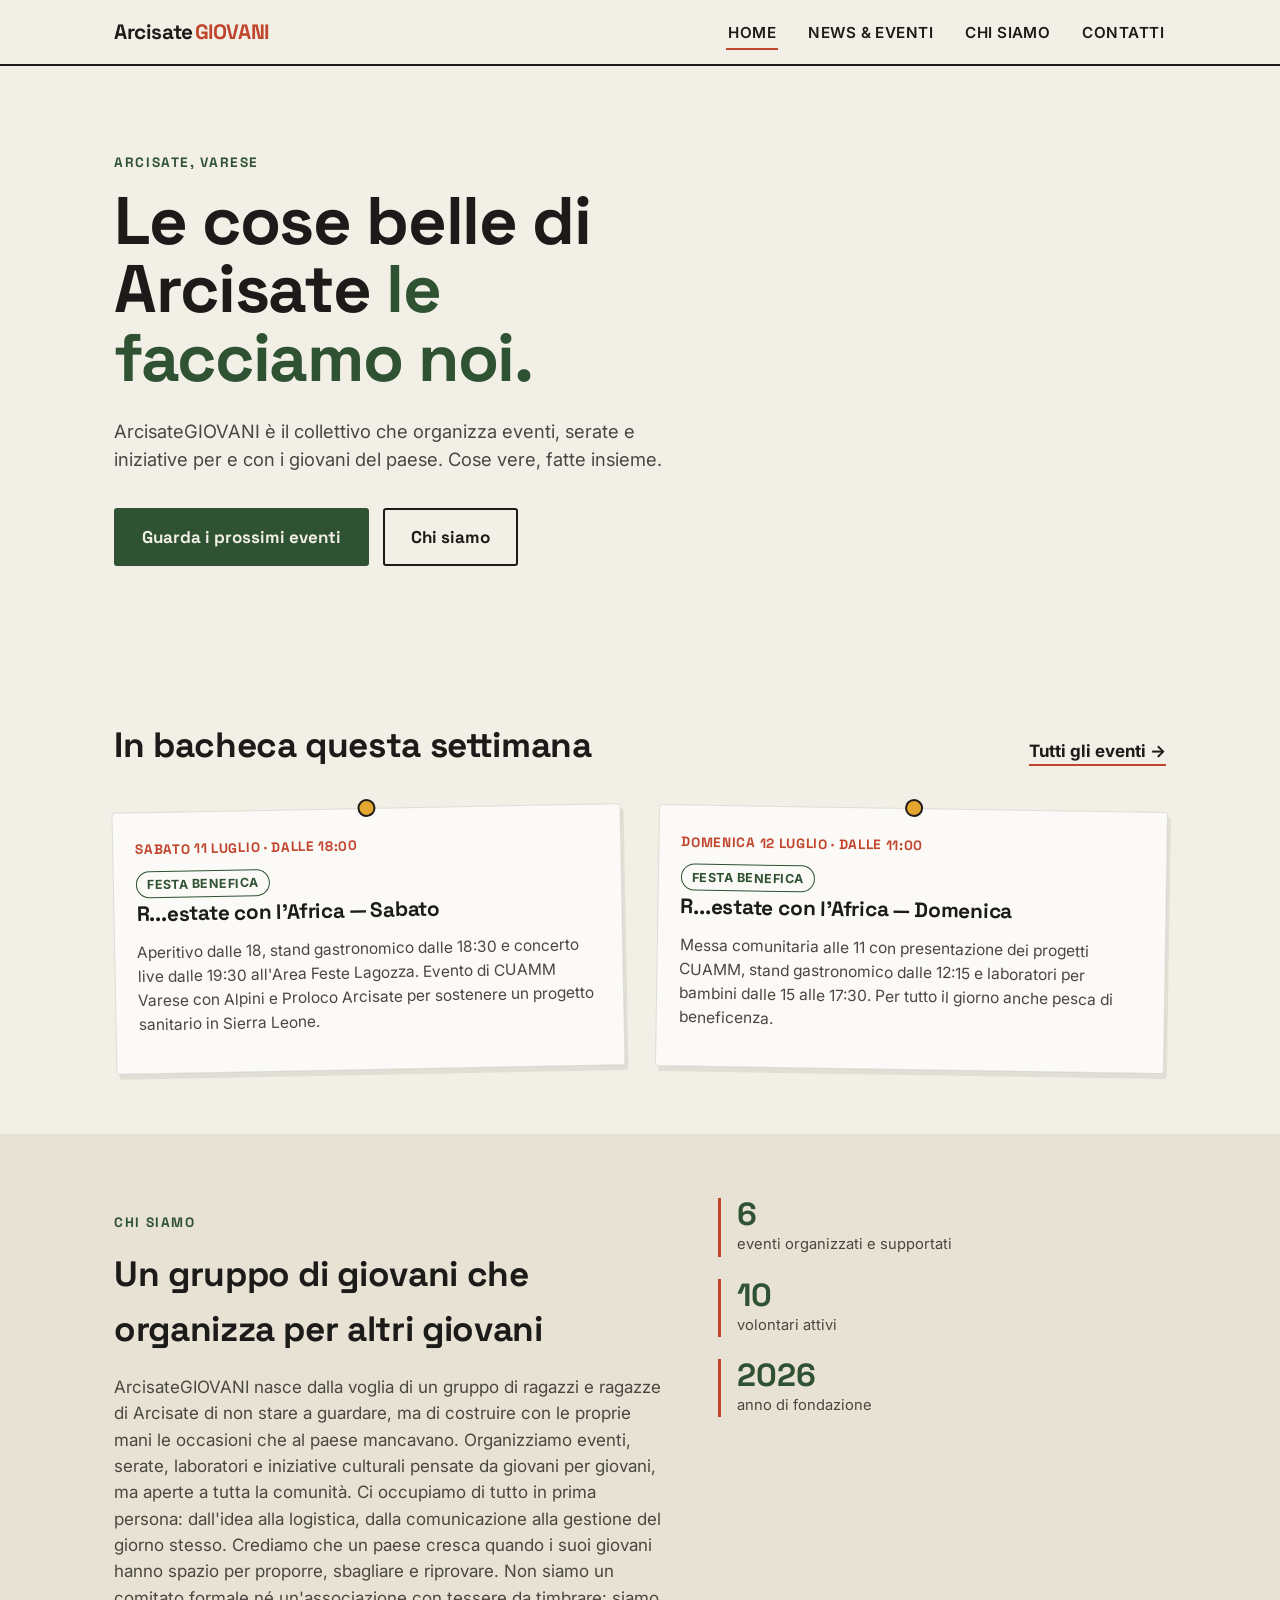
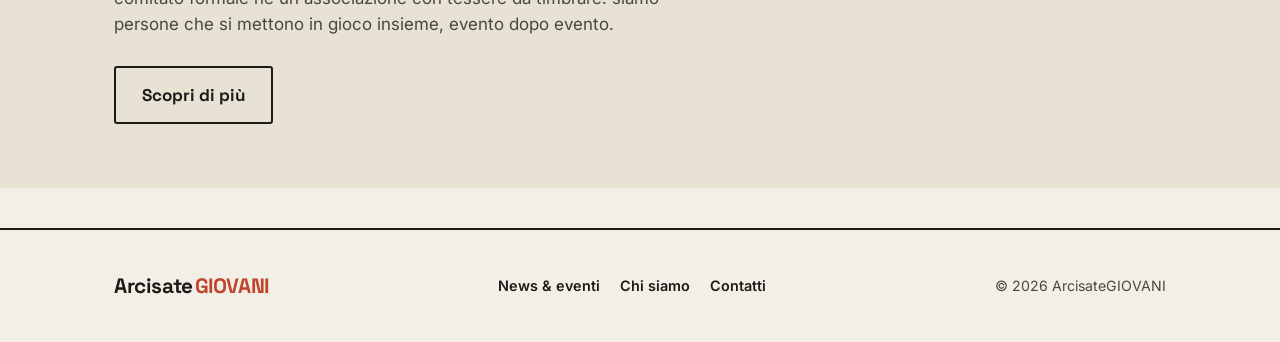
<file: index.html>
<!DOCTYPE html>
<html lang="it">
<head>
<meta charset="UTF-8">
<meta name="viewport" content="width=device-width, initial-scale=1.0">
<title>ArcisateGIOVANI — Associazione giovanile di Arcisate</title>
<meta name="description" content="ArcisateGIOVANI organizza eventi, iniziative culturali e attività per i giovani di Arcisate. Scopri i prossimi appuntamenti.">
<link rel="preconnect" href="https://fonts.googleapis.com">
<link href="https://fonts.googleapis.com/css2?family=Space+Grotesk:wght@500;700&family=Inter:wght@400;500;600&display=swap" rel="stylesheet">
<link rel="stylesheet" href="style.css">
</head>
<body>

<header class="site-header">
  <div class="wrap">
    <a href="index.html" class="logo">Arcisate<span>GIOVANI</span></a>
    <button class="nav-toggle" aria-expanded="false" aria-label="Apri menu">☰ Menu</button>
    <ul class="nav-links">
      <li><a href="index.html" aria-current="page">Home</a></li>
      <li><a href="blog.html">News & eventi</a></li>
      <li><a href="chi-siamo.html">Chi siamo</a></li>
      <li><a href="contatti.html">Contatti</a></li>
    </ul>
  </div>
</header>

<section class="hero">
  <div class="wrap">
    <p class="eyebrow">Arcisate, Varese</p>
    <h1>Le cose belle di Arcisate <em>le facciamo noi.</em></h1>
    <p class="lead">ArcisateGIOVANI è il collettivo che organizza eventi, serate e iniziative per e con i giovani del paese. Cose vere, fatte insieme.</p>
    <div class="btn-row">
      <a href="blog.html" class="btn btn-primary">Guarda i prossimi eventi</a>
      <a href="chi-siamo.html" class="btn btn-secondary">Chi siamo</a>
    </div>
  </div>
</section>

<section>
  <div class="wrap">
    <div class="section-head">
      <h2>In bacheca questa settimana</h2>
      <a href="blog.html" class="see-all">Tutti gli eventi →</a>
    </div>
    <div class="board">

<article class="flyer">
  <span class="pin"></span>
  <div class="date">Sabato 11 luglio · dalle 18:00</div>
  <span class="tag">Festa benefica</span>
  <h3>R...estate con l'Africa — Sabato</h3>
  <p>Aperitivo dalle 18, stand gastronomico dalle 18:30 e concerto live dalle 19:30 all'Area Feste Lagozza. Evento di CUAMM Varese con Alpini e Proloco Arcisate per sostenere un progetto sanitario in Sierra Leone.</p>
</article>

<article class="flyer">
  <span class="pin"></span>
  <div class="date">Domenica 12 luglio · dalle 11:00</div>
  <span class="tag">Festa benefica</span>
  <h3>R...estate con l'Africa — Domenica</h3>
  <p>Messa comunitaria alle 11 con presentazione dei progetti CUAMM, stand gastronomico dalle 12:15 e laboratori per bambini dalle 15 alle 17:30. Per tutto il giorno anche pesca di beneficenza.</p>
</article>
    

    </div>
  </div>
</section>

<section class="alt">
  <div class="wrap about-grid">
    <div>
      <p class="eyebrow" style="font-family:var(--display); text-transform:uppercase; letter-spacing:.12em; font-size:.85rem; color:var(--pine); font-weight:700; margin-bottom:14px;">Chi siamo</p>
      <h2 style="font-family:var(--display); font-size:clamp(1.6rem,3vw,2.2rem); margin:0 0 18px; letter-spacing:-0.01em;">Un gruppo di giovani che organizza per altri giovani</h2>
      <p style="color:var(--ink-soft); max-width:52ch; margin-bottom:28px;">ArcisateGIOVANI nasce dalla voglia di un gruppo di ragazzi e ragazze di Arcisate di non stare a guardare, ma di costruire con le proprie mani le occasioni che al paese mancavano. Organizziamo eventi, serate, laboratori e iniziative culturali pensate da giovani per giovani, ma aperte a tutta la comunità. Ci occupiamo di tutto in prima persona: dall'idea alla logistica, dalla comunicazione alla gestione del giorno stesso. Crediamo che un paese cresca quando i suoi giovani hanno spazio per proporre, sbagliare e riprovare. Non siamo un comitato formale né un'associazione con tessere da timbrare: siamo persone che si mettono in gioco insieme, evento dopo evento.</p>
      <a href="chi-siamo.html" class="btn btn-secondary">Scopri di più</a>
    </div>
    <ul class="stat-list">
      <li><span class="num">6</span><span class="label">eventi organizzati e supportati</span></li>
      <li><span class="num">10</span><span class="label">volontari attivi</span></li>
      <li><span class="num">2026</span><span class="label">anno di fondazione</span></li>
    </ul>
  </div>
</section>

<footer class="site-footer">
  <div class="wrap">
    <a href="index.html" class="logo">Arcisate<span>GIOVANI</span></a>
    <ul class="foot-nav">
      <li><a href="blog.html">News & eventi</a></li>
      <li><a href="chi-siamo.html">Chi siamo</a></li>
      <li><a href="contatti.html">Contatti</a></li>
    </ul>
    <small>© <span id="year"></span> ArcisateGIOVANI</small>
  </div>
</footer>

<script src="script.js"></script>
<script>document.getElementById('year').textContent = new Date().getFullYear();</script>
</body>
</html>
</file>
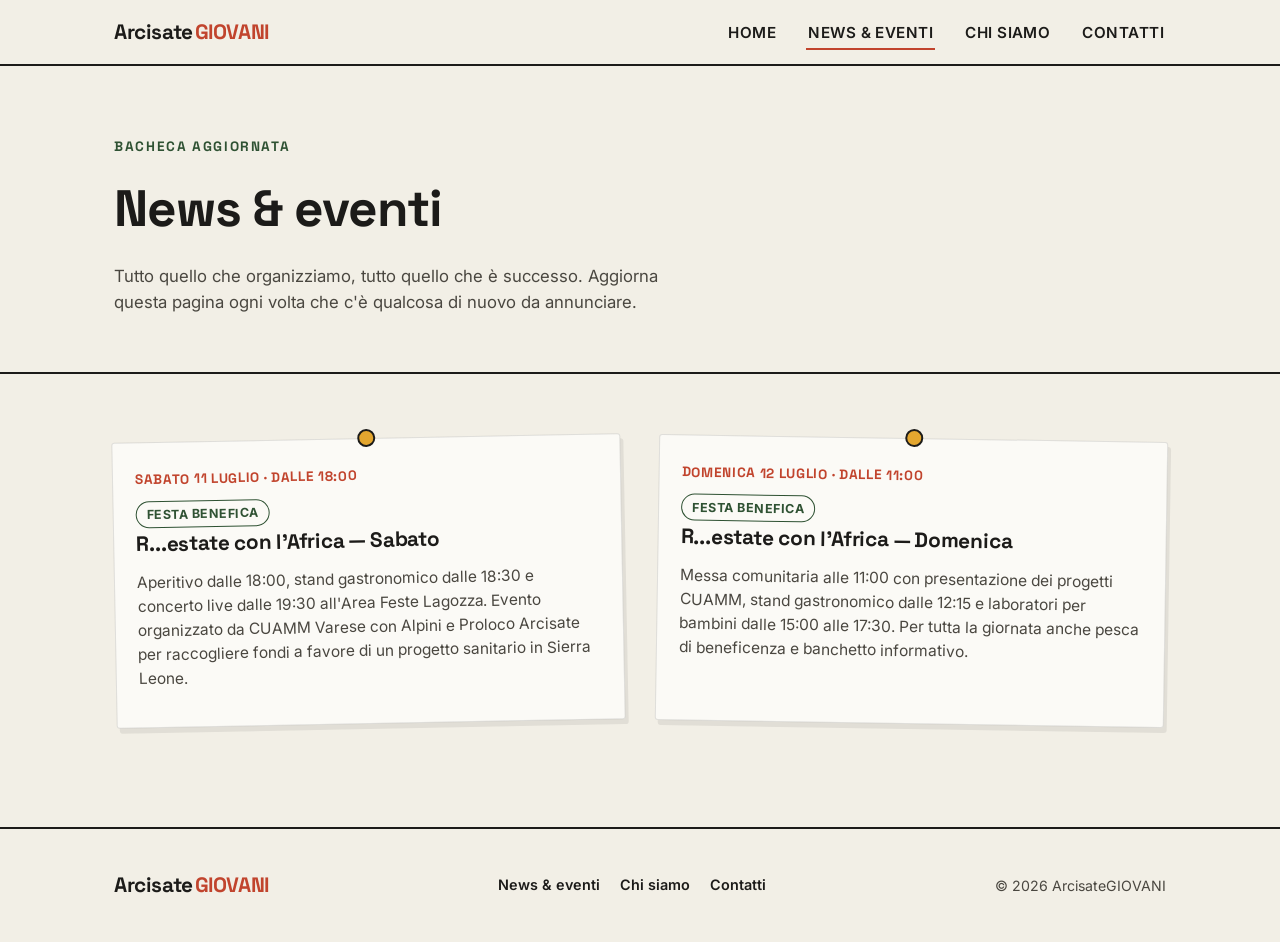
<file: blog.html>
<!DOCTYPE html>
<html lang="it">
<head>
<meta charset="UTF-8">
<meta name="viewport" content="width=device-width, initial-scale=1.0">
<title>News & eventi — ArcisateGIOVANI</title>
<meta name="description" content="Tutti gli eventi e le notizie di ArcisateGIOVANI.">
<link rel="preconnect" href="https://fonts.googleapis.com">
<link href="https://fonts.googleapis.com/css2?family=Space+Grotesk:wght@500;700&family=Inter:wght@400;500;600&display=swap" rel="stylesheet">
<link rel="stylesheet" href="style.css">
</head>
<body>

<header class="site-header">
  <div class="wrap">
    <a href="index.html" class="logo">Arcisate<span>GIOVANI</span></a>
    <button class="nav-toggle" aria-expanded="false" aria-label="Apri menu">☰ Menu</button>
    <ul class="nav-links">
      <li><a href="index.html">Home</a></li>
      <li><a href="blog.html" aria-current="page">News & eventi</a></li>
      <li><a href="chi-siamo.html">Chi siamo</a></li>
      <li><a href="contatti.html">Contatti</a></li>
    </ul>
  </div>
</header>

<div class="page-hero">
  <div class="wrap">
    <p class="eyebrow">Bacheca aggiornata</p>
    <h1>News & eventi</h1>
    <p>Tutto quello che organizziamo, tutto quello che è successo. Aggiorna questa pagina ogni volta che c'è qualcosa di nuovo da annunciare.</p>
  </div>
</div>

<section>
  <div class="wrap">
    <div class="board">

<article class="flyer">
  <span class="pin"></span>
  <div class="date">Sabato 11 luglio · dalle 18:00</div>
  <span class="tag">Festa benefica</span>
  <h3>R...estate con l'Africa — Sabato</h3>
  <p>Aperitivo dalle 18:00, stand gastronomico dalle 18:30 e concerto live dalle 19:30 all'Area Feste Lagozza. Evento organizzato da CUAMM Varese con Alpini e Proloco Arcisate per raccogliere fondi a favore di un progetto sanitario in Sierra Leone.</p>
</article>

<article class="flyer">
  <span class="pin"></span>
  <div class="date">Domenica 12 luglio · dalle 11:00</div>
  <span class="tag">Festa benefica</span>
  <h3>R...estate con l'Africa — Domenica</h3>
  <p>Messa comunitaria alle 11:00 con presentazione dei progetti CUAMM, stand gastronomico dalle 12:15 e laboratori per bambini dalle 15:00 alle 17:30. Per tutta la giornata anche pesca di beneficenza e banchetto informativo.</p>
</article>

    </div>
  </div>
</section>

<footer class="site-footer">
  <div class="wrap">
    <a href="index.html" class="logo">Arcisate<span>GIOVANI</span></a>
    <ul class="foot-nav">
      <li><a href="blog.html">News & eventi</a></li>
      <li><a href="chi-siamo.html">Chi siamo</a></li>
      <li><a href="contatti.html">Contatti</a></li>
    </ul>
    <small>© <span id="year"></span> ArcisateGIOVANI</small>
  </div>
</footer>

<script src="script.js"></script>
<script>document.getElementById('year').textContent = new Date().getFullYear();</script>
</body>
</html>
</file>
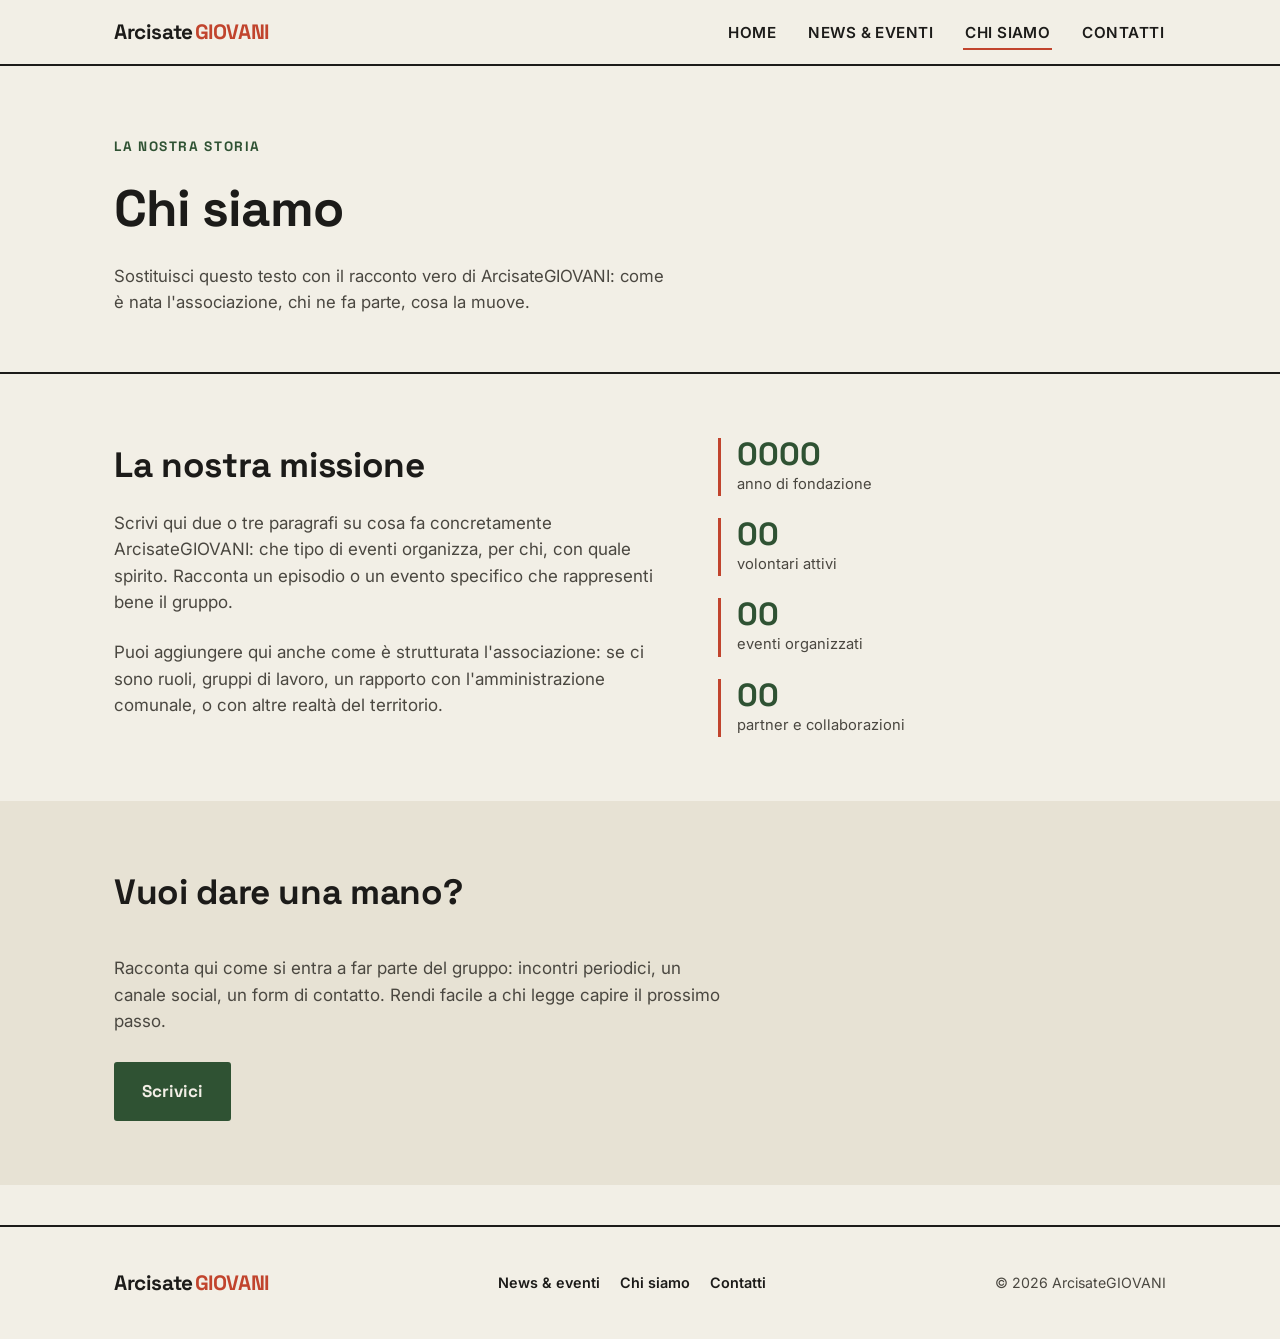
<file: chi-siamo.html>
<!DOCTYPE html>
<html lang="it">
<head>
<meta charset="UTF-8">
<meta name="viewport" content="width=device-width, initial-scale=1.0">
<title>Chi siamo — ArcisateGIOVANI</title>
<meta name="description" content="La storia e la missione di ArcisateGIOVANI.">
<link rel="preconnect" href="https://fonts.googleapis.com">
<link href="https://fonts.googleapis.com/css2?family=Space+Grotesk:wght@500;700&family=Inter:wght@400;500;600&display=swap" rel="stylesheet">
<link rel="stylesheet" href="style.css">
</head>
<body>

<header class="site-header">
  <div class="wrap">
    <a href="index.html" class="logo">Arcisate<span>GIOVANI</span></a>
    <button class="nav-toggle" aria-expanded="false" aria-label="Apri menu">☰ Menu</button>
    <ul class="nav-links">
      <li><a href="index.html">Home</a></li>
      <li><a href="blog.html">News & eventi</a></li>
      <li><a href="chi-siamo.html" aria-current="page">Chi siamo</a></li>
      <li><a href="contatti.html">Contatti</a></li>
    </ul>
  </div>
</header>

<div class="page-hero">
  <div class="wrap">
    <p class="eyebrow">La nostra storia</p>
    <h1>Chi siamo</h1>
    <p>Sostituisci questo testo con il racconto vero di ArcisateGIOVANI: come è nata l'associazione, chi ne fa parte, cosa la muove.</p>
  </div>
</div>

<section>
  <div class="wrap about-grid">
    <div>
      <h2 style="font-family:var(--display); font-size:clamp(1.6rem,3vw,2.2rem); margin:0 0 18px; letter-spacing:-0.01em;">La nostra missione</h2>
      <p style="color:var(--ink-soft); max-width:56ch; margin-bottom:24px;">Scrivi qui due o tre paragrafi su cosa fa concretamente ArcisateGIOVANI: che tipo di eventi organizza, per chi, con quale spirito. Racconta un episodio o un evento specifico che rappresenti bene il gruppo.</p>
      <p style="color:var(--ink-soft); max-width:56ch;">Puoi aggiungere qui anche come è strutturata l'associazione: se ci sono ruoli, gruppi di lavoro, un rapporto con l'amministrazione comunale, o con altre realtà del territorio.</p>
    </div>
    <ul class="stat-list">
      <li><span class="num">0000</span><span class="label">anno di fondazione</span></li>
      <li><span class="num">00</span><span class="label">volontari attivi</span></li>
      <li><span class="num">00</span><span class="label">eventi organizzati</span></li>
      <li><span class="num">00</span><span class="label">partner e collaborazioni</span></li>
    </ul>
  </div>
</section>

<section class="alt">
  <div class="wrap">
    <div class="section-head">
      <h2>Vuoi dare una mano?</h2>
    </div>
    <p style="color:var(--ink-soft); max-width:56ch; margin-bottom:28px;">Racconta qui come si entra a far parte del gruppo: incontri periodici, un canale social, un form di contatto. Rendi facile a chi legge capire il prossimo passo.</p>
    <a href="contatti.html" class="btn btn-primary">Scrivici</a>
  </div>
</section>

<footer class="site-footer">
  <div class="wrap">
    <a href="index.html" class="logo">Arcisate<span>GIOVANI</span></a>
    <ul class="foot-nav">
      <li><a href="blog.html">News & eventi</a></li>
      <li><a href="chi-siamo.html">Chi siamo</a></li>
      <li><a href="contatti.html">Contatti</a></li>
    </ul>
    <small>© <span id="year"></span> ArcisateGIOVANI</small>
  </div>
</footer>

<script src="script.js"></script>
<script>document.getElementById('year').textContent = new Date().getFullYear();</script>
</body>
</html>
</file>
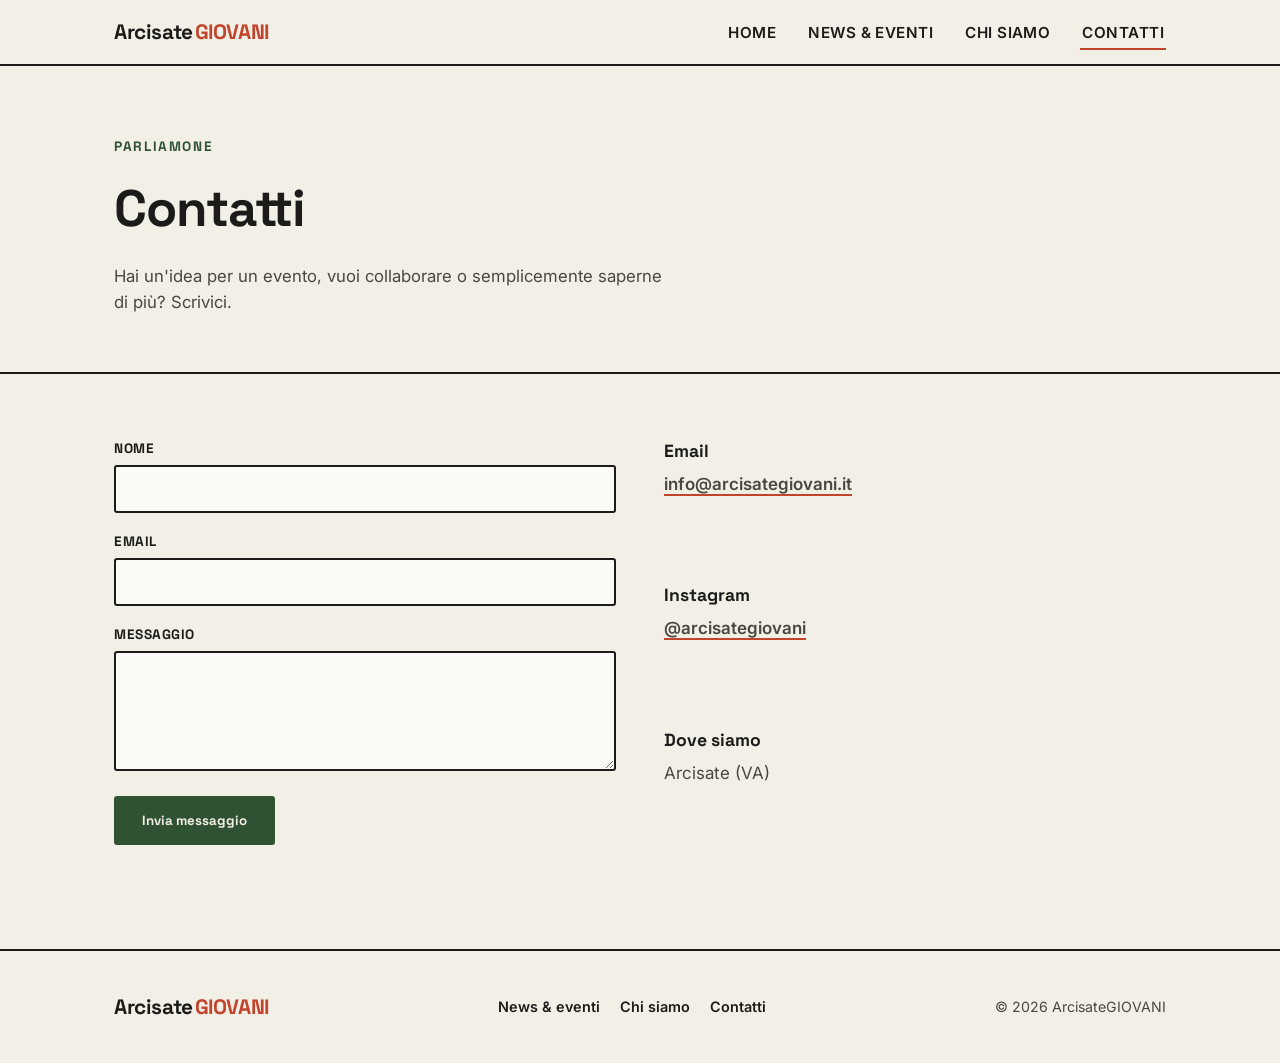
<file: contatti.html>
<!DOCTYPE html>
<html lang="it">
<head>
<meta charset="UTF-8">
<meta name="viewport" content="width=device-width, initial-scale=1.0">
<title>Contatti — ArcisateGIOVANI</title>
<meta name="description" content="Contatta ArcisateGIOVANI.">
<link rel="preconnect" href="https://fonts.googleapis.com">
<link href="https://fonts.googleapis.com/css2?family=Space+Grotesk:wght@500;700&family=Inter:wght@400;500;600&display=swap" rel="stylesheet">
<link rel="stylesheet" href="style.css">
</head>
<body>

<header class="site-header">
  <div class="wrap">
    <a href="index.html" class="logo">Arcisate<span>GIOVANI</span></a>
    <button class="nav-toggle" aria-expanded="false" aria-label="Apri menu">☰ Menu</button>
    <ul class="nav-links">
      <li><a href="index.html">Home</a></li>
      <li><a href="blog.html">News & eventi</a></li>
      <li><a href="chi-siamo.html">Chi siamo</a></li>
      <li><a href="contatti.html" aria-current="page">Contatti</a></li>
    </ul>
  </div>
</header>

<div class="page-hero">
  <div class="wrap">
    <p class="eyebrow">Parliamone</p>
    <h1>Contatti</h1>
    <p>Hai un'idea per un evento, vuoi collaborare o semplicemente saperne di più? Scrivici.</p>
  </div>
</div>

<section>
  <div class="wrap contact-grid">
    <div>
      <!--
        Nota per Manuele: GitHub Pages non gestisce l'invio del form (non ha un backend).
        Per far funzionare davvero questo form, collega un servizio gratuito come Formspree
        (formspree.io): basta cambiare l'action qui sotto con l'URL che ti forniscono.
        Nel frattempo il form è pronto e già impaginato.
      -->
      <form action="https://formspree.io/f/IL_TUO_ID" method="POST">
        <div class="field">
          <label for="nome">Nome</label>
          <input type="text" id="nome" name="nome" required>
        </div>
        <div class="field">
          <label for="email">Email</label>
          <input type="email" id="email" name="email" required>
        </div>
        <div class="field">
          <label for="messaggio">Messaggio</label>
          <textarea id="messaggio" name="messaggio" required></textarea>
        </div>
        <button type="submit" class="btn btn-primary">Invia messaggio</button>
      </form>
    </div>

    <div class="contact-info">
      <div>
        <h3>Email</h3>
        <p><a href="mailto:info@arcisategiovani.it">info@arcisategiovani.it</a></p>
      </div>
      <div>
        <h3>Instagram</h3>
        <p><a href="#" target="_blank" rel="noopener">@arcisategiovani</a></p>
      </div>
      <div>
        <h3>Dove siamo</h3>
        <p>Arcisate (VA)</p>
      </div>
    </div>
  </div>
</section>

<footer class="site-footer">
  <div class="wrap">
    <a href="index.html" class="logo">Arcisate<span>GIOVANI</span></a>
    <ul class="foot-nav">
      <li><a href="blog.html">News & eventi</a></li>
      <li><a href="chi-siamo.html">Chi siamo</a></li>
      <li><a href="contatti.html">Contatti</a></li>
    </ul>
    <small>© <span id="year"></span> ArcisateGIOVANI</small>
  </div>
</footer>

<script src="script.js"></script>
<script>document.getElementById('year').textContent = new Date().getFullYear();</script>
</body>
</html>
</file>
<file: style.css>
/* ============================================
   ArcisateGIOVANI — design tokens
   ============================================ */
:root {
  --paper: #F2EFE6;
  --paper-dark: #E7E2D4;
  --ink: #1C1B19;
  --ink-soft: #4A4740;
  --pine: #2F5233;
  --pine-dark: #223D27;
  --poppy: #C1442D;
  --mustard: #E3A62F;
  --line: rgba(28, 27, 25, 0.12);

  --display: 'Space Grotesk', 'Arial Narrow', sans-serif;
  --body: 'Inter', -apple-system, BlinkMacSystemFont, sans-serif;

  --radius: 3px;
  --max: 1100px;
}

* { box-sizing: border-box; }

html { scroll-behavior: smooth; }

body {
  margin: 0;
  background: var(--paper);
  color: var(--ink);
  font-family: var(--body);
  font-size: 17px;
  line-height: 1.55;
  -webkit-font-smoothing: antialiased;
}

@media (prefers-reduced-motion: reduce) {
  html { scroll-behavior: auto; }
  * { animation: none !important; transition: none !important; }
}

img { max-width: 100%; display: block; }

a { color: inherit; }

.wrap {
  max-width: var(--max);
  margin: 0 auto;
  padding: 0 24px;
}

/* ---------- Header ---------- */
.site-header {
  position: sticky;
  top: 0;
  z-index: 50;
  background: var(--paper);
  border-bottom: 2px solid var(--ink);
}

.site-header .wrap {
  display: flex;
  align-items: center;
  justify-content: space-between;
  padding-top: 16px;
  padding-bottom: 16px;
}

.logo {
  font-family: var(--display);
  font-weight: 700;
  font-size: 1.3rem;
  letter-spacing: -0.02em;
  text-decoration: none;
  color: var(--ink);
  display: flex;
  align-items: baseline;
  gap: 2px;
}

.logo span { color: var(--poppy); }

.nav-links {
  display: flex;
  gap: 28px;
  list-style: none;
  margin: 0;
  padding: 0;
}

.nav-links a {
  text-decoration: none;
  font-weight: 600;
  font-size: 0.95rem;
  text-transform: uppercase;
  letter-spacing: 0.03em;
  padding: 6px 2px;
  border-bottom: 2px solid transparent;
  transition: border-color 0.15s ease;
}

.nav-links a:hover,
.nav-links a[aria-current="page"] {
  border-color: var(--poppy);
}

.nav-toggle {
  display: none;
  background: none;
  border: 2px solid var(--ink);
  border-radius: var(--radius);
  padding: 8px 10px;
  cursor: pointer;
  font-family: var(--display);
  font-weight: 700;
}

@media (max-width: 720px) {
  .nav-toggle { display: block; }
  .nav-links {
    position: absolute;
    top: 100%;
    left: 0;
    right: 0;
    background: var(--paper);
    flex-direction: column;
    gap: 0;
    border-bottom: 2px solid var(--ink);
    max-height: 0;
    overflow: hidden;
    transition: max-height 0.25s ease;
  }
  .nav-links.open { max-height: 300px; }
  .nav-links a {
    display: block;
    padding: 14px 24px;
    border-bottom: 1px solid var(--line);
    border-left: none;
  }
}

/* ---------- Hero ---------- */
.hero {
  padding: 72px 0 88px;
  position: relative;
  overflow: hidden;
}

.hero .eyebrow {
  font-family: var(--display);
  text-transform: uppercase;
  letter-spacing: 0.12em;
  font-size: 0.85rem;
  color: var(--pine);
  font-weight: 700;
  margin-bottom: 14px;
}

.hero h1 {
  font-family: var(--display);
  font-size: clamp(2.4rem, 6vw, 4.2rem);
  line-height: 1.02;
  letter-spacing: -0.02em;
  margin: 0 0 24px;
  max-width: 14ch;
}

.hero h1 em {
  font-style: normal;
  color: var(--pine);
}

.hero p.lead {
  max-width: 46ch;
  font-size: 1.15rem;
  color: var(--ink-soft);
  margin: 0 0 34px;
}

.btn-row { display: flex; gap: 14px; flex-wrap: wrap; }

.btn {
  display: inline-block;
  font-family: var(--display);
  font-weight: 700;
  text-decoration: none;
  padding: 14px 26px;
  border-radius: var(--radius);
  border: 2px solid var(--ink);
  transition: transform 0.12s ease, box-shadow 0.12s ease;
}

.btn-primary {
  background: var(--pine);
  color: var(--paper);
  border-color: var(--pine);
}

.btn-secondary { background: transparent; color: var(--ink); }

.btn:hover { transform: translate(-2px, -2px); box-shadow: 4px 4px 0 var(--ink); }
.btn-primary:hover { box-shadow: 4px 4px 0 var(--pine-dark); }

/* ---------- Section titles ---------- */
.section-head {
  display: flex;
  align-items: baseline;
  justify-content: space-between;
  margin-bottom: 36px;
  gap: 20px;
  flex-wrap: wrap;
}

.section-head h2 {
  font-family: var(--display);
  font-size: clamp(1.6rem, 3vw, 2.2rem);
  margin: 0;
  letter-spacing: -0.01em;
}

.section-head a.see-all {
  font-weight: 700;
  text-decoration: none;
  border-bottom: 2px solid var(--poppy);
  white-space: nowrap;
}

section { padding: 64px 0; }
section.alt { background: var(--paper-dark); }

/* ---------- Corkboard / event cards ---------- */
.board {
  display: grid;
  grid-template-columns: repeat(auto-fit, minmax(240px, 1fr));
  gap: 34px;
}

.flyer {
  background: #FBFAF6;
  border: 1px solid var(--line);
  border-radius: var(--radius);
  padding: 26px 22px 22px;
  position: relative;
  box-shadow: 3px 5px 0 rgba(28,27,25,0.08);
  transition: transform 0.15s ease, box-shadow 0.15s ease;
}

.flyer:nth-child(odd) { transform: rotate(-1.1deg); }
.flyer:nth-child(even) { transform: rotate(0.9deg); }
.flyer:hover { transform: rotate(0deg) translateY(-4px); box-shadow: 5px 8px 0 rgba(28,27,25,0.12); }

.flyer .pin {
  position: absolute;
  top: -10px;
  left: 50%;
  transform: translateX(-50%);
  width: 18px;
  height: 18px;
  border-radius: 50%;
  background: var(--mustard);
  border: 2px solid var(--ink);
}

.flyer .date {
  font-family: var(--display);
  font-weight: 700;
  color: var(--poppy);
  text-transform: uppercase;
  font-size: 0.85rem;
  letter-spacing: 0.05em;
  margin-bottom: 10px;
}

.flyer h3 {
  font-family: var(--display);
  font-size: 1.3rem;
  margin: 0 0 10px;
  letter-spacing: -0.01em;
}

.flyer p {
  color: var(--ink-soft);
  font-size: 0.97rem;
  margin: 0 0 14px;
}

.flyer .tag {
  display: inline-block;
  font-size: 0.78rem;
  font-weight: 700;
  text-transform: uppercase;
  letter-spacing: 0.04em;
  color: var(--pine);
  border: 1.5px solid var(--pine);
  border-radius: 20px;
  padding: 3px 10px;
}

/* ---------- Chi siamo / about blocks ---------- */
.about-grid {
  display: grid;
  grid-template-columns: 1.1fr 0.9fr;
  gap: 56px;
  align-items: start;
}

@media (max-width: 800px) {
  .about-grid { grid-template-columns: 1fr; }
}

.stat-list { list-style: none; margin: 0; padding: 0; display: grid; gap: 22px; }
.stat-list li { border-left: 3px solid var(--poppy); padding-left: 16px; }
.stat-list .num {
  font-family: var(--display);
  font-size: 2rem;
  font-weight: 700;
  color: var(--pine);
  display: block;
  line-height: 1;
}
.stat-list .label { color: var(--ink-soft); font-size: 0.92rem; }

/* ---------- Contact ---------- */
.contact-grid {
  display: grid;
  grid-template-columns: 1fr 1fr;
  gap: 48px;
}

@media (max-width: 800px) {
  .contact-grid { grid-template-columns: 1fr; }
}

.field { margin-bottom: 18px; }
.field label {
  display: block;
  font-family: var(--display);
  font-weight: 700;
  font-size: 0.85rem;
  text-transform: uppercase;
  letter-spacing: 0.04em;
  margin-bottom: 6px;
}
.field input, .field textarea {
  width: 100%;
  font-family: var(--body);
  font-size: 1rem;
  padding: 12px 14px;
  border: 2px solid var(--ink);
  border-radius: var(--radius);
  background: #FBFAF6;
  color: var(--ink);
}
.field textarea { resize: vertical; min-height: 120px; }

.contact-info { display: grid; gap: 26px; }
.contact-info h3 {
  font-family: var(--display);
  margin: 0 0 6px;
  font-size: 1.1rem;
}
.contact-info p { margin: 0; color: var(--ink-soft); }
.contact-info a { text-decoration: none; border-bottom: 2px solid var(--poppy); font-weight: 600; }

/* ---------- Footer ---------- */
.site-footer {
  border-top: 2px solid var(--ink);
  padding: 40px 0;
  margin-top: 40px;
}
.site-footer .wrap {
  display: flex;
  justify-content: space-between;
  align-items: center;
  flex-wrap: wrap;
  gap: 16px;
}
.site-footer .foot-nav {
  display: flex;
  gap: 20px;
  list-style: none;
  padding: 0;
  margin: 0;
  font-size: 0.9rem;
  font-weight: 600;
}
.site-footer .foot-nav a { text-decoration: none; }
.site-footer small { color: var(--ink-soft); }

/* ---------- Page header (blog/chi siamo/contatti) ---------- */
.page-hero {
  padding: 56px 0 40px;
  border-bottom: 2px solid var(--ink);
}
.page-hero .eyebrow {
  font-family: var(--display);
  text-transform: uppercase;
  letter-spacing: 0.12em;
  font-size: 0.85rem;
  color: var(--pine);
  font-weight: 700;
  margin-bottom: 12px;
}
.page-hero h1 {
  font-family: var(--display);
  font-size: clamp(2rem, 5vw, 3.2rem);
  margin: 0;
  letter-spacing: -0.02em;
}
.page-hero p { max-width: 50ch; color: var(--ink-soft); font-size: 1.05rem; margin-top: 14px; }
</file>
